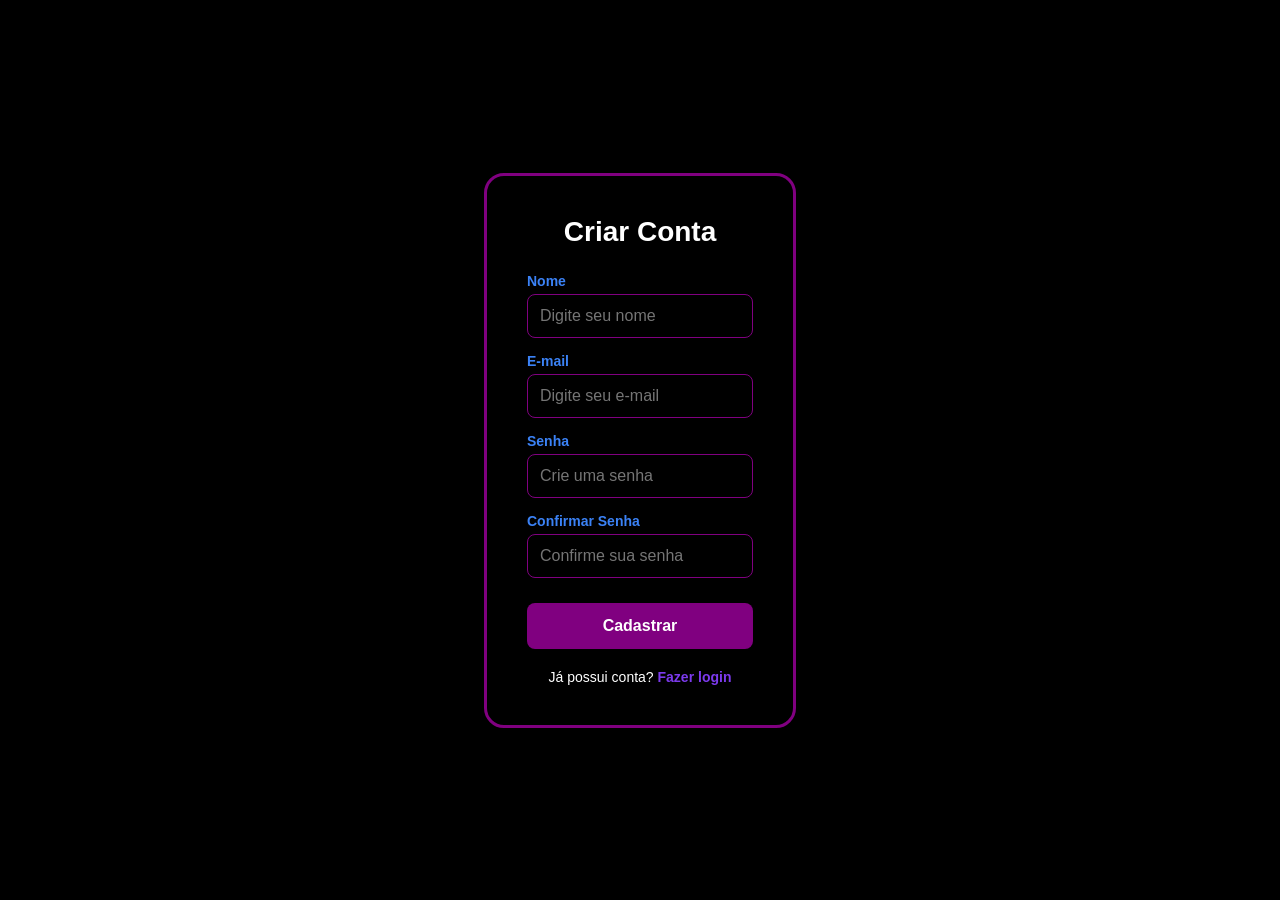
<file: cadastro.html>
<!DOCTYPE html>
<html lang="pt-BR">

<head>
  <meta charset="UTF-8">
  <meta name="viewport" content="width=device-width, initial-scale=1.0">
  <link rel="stylesheet" href="Css/cadastro.css">
  <link rel="shortcut icon" type="image/x-icon" href="favicon.ico">
  <link rel="stylesheet" href="https://cdn.jsdelivr.net/npm/bootstrap-icons@1.13.1/font/bootstrap-icons.min.css">
  <title>Cadastro</title>

</head>

<body>

  <div class="container">

    <div class="card">

      <h1>Criar Conta</h1>

      <form id="registerForm">

        <div class="input-group">
          <label>Nome</label>
          <input type="text" placeholder="Digite seu nome">
        </div>

        <div class="input-group">
          <label>E-mail</label>
          <input type="email" placeholder="Digite seu e-mail">
        </div>

        <div class="input-group">
          <label>Senha</label>
          <input type="password" placeholder="Crie uma senha">
        </div>

        <div class="input-group">
          <label>Confirmar Senha</label>
          <input type="password" placeholder="Confirme sua senha">
        </div>

        <button type="submit">Cadastrar</button>

      </form>

      <p class="register-text">
        Já possui conta?
        <a href="login.html">Fazer login</a>
      </p>

    </div>

  </div>

  <script src="Javascript/cadastro.js"></script>
</body>

</html>
</file>
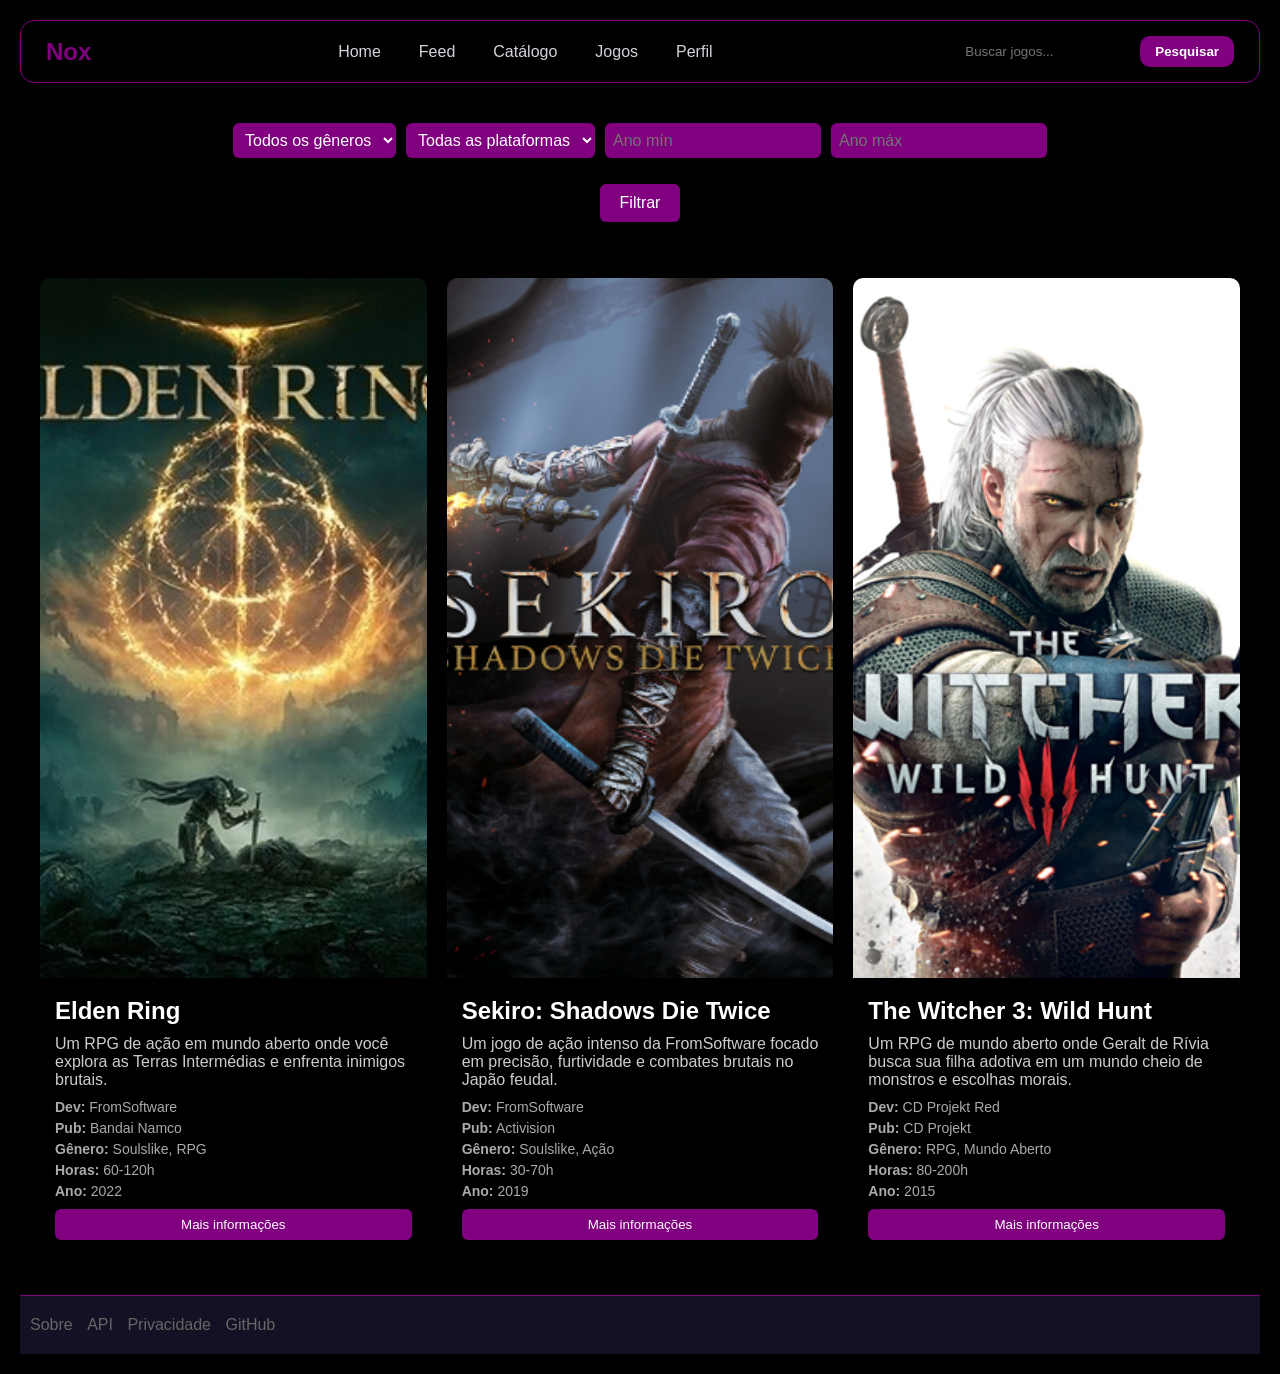
<file: catalogo.html>
<!DOCTYPE html>
<html lang="pt-BR">

<head>
  <meta charset="UTF-8">
  <meta name="viewport" content="width=device-width, initial-scale=1">
  <link rel="shortcut icon" type="image/x-icon" href="favicon.ico">
  <link rel="stylesheet" href="/Css/feed.css">
  <title>Catalogo</title>
  <link rel="stylesheet" href="Css/catalogo.css">
</head>

<body>

  <!-- NAV -->
  <nav class="navbar">
    <div class="logo">Nox</div>

    <ul class="nav-links">
      <li><a href="index.html">Home</a></li>
      <li><a href="feed.html">Feed</a></li>
      <li><a href="catalogo.html">Catálogo</a></li>
      <li><a href="jogos.html">Jogos</a></li>
      <li><a href="perfil.html">Perfil</a></li>
    </ul>

    <div class="search">
      <input type="text" placeholder="Buscar jogos...">
      <button><i class="bi bi-search"></i>Pesquisar</button>
    </div>
  </nav>

  <!-- FILTROS -->
  <section class="filters">

    <select>
      <option>Todos os gêneros</option>
      <option>Ação</option>
      <option>RPG</option>
      <option>Corrida</option>
      <option>Soulslike</option>
      <option>Hack & Slash</option>
      <option>Roguelike</option>
    </select>

    <select>
      <option>Todas as plataformas</option>
      <option>Steam</option>
      <option>Epic Games</option>
      <option>Nuuvem</option>
      <option>Instant Gaming</option>
    </select>

    <input type="number" placeholder="Ano mín">
    <input type="number" placeholder="Ano máx">

    <button class="btn">Filtrar</button>
  </section>

  <!-- CATÁLOGO -->
  <main class="grid">

    <!-- CARD 1 -->
    <div class="card">
      <img src="Assets/Elden_Ring_capa.jpg" alt="Elden Ring">

      <div class="card-content">
        <h2>Elden Ring</h2>

        <p class="desc">
          Um RPG de ação em mundo aberto onde você explora as Terras Intermédias e enfrenta inimigos brutais.
        </p>

        <div class="info">
          <span><strong>Dev:</strong> FromSoftware</span>
          <span><strong>Pub:</strong> Bandai Namco</span>
          <span><strong>Gênero:</strong> Soulslike, RPG</span>
          <span><strong>Horas:</strong> 60-120h</span>
          <span><strong>Ano:</strong> 2022</span>
        </div>

        <button>Mais informações</button>
      </div>
    </div>

    <!-- CARD 2 -->
    <div class="card">
      <img src="Assets/Sekiro_Shadows_Die_Twice_capa.png"seKIRO">

     <div class="card-content">
        <h2>Sekiro: Shadows Die Twice</h2>

    <p class="desc">
      Um jogo de ação intenso da FromSoftware focado em precisão, furtividade e combates brutais no Japão feudal.
    </p>

    <div class="info">
      <span><strong>Dev:</strong> FromSoftware</span>
      <span><strong>Pub:</strong> Activision</span>
      <span><strong>Gênero:</strong> Soulslike, Ação</span>
      <span><strong>Horas:</strong> 30-70h</span>
      <span><strong>Ano:</strong> 2019</span>
    </div>

    <button>Mais informações</button>
      </div>
    </div>

    <!-- CARD 3 -->
    <div class="card">
      <img src="Assets/TW3_Wild_Hunt.png" alt="tHE WITCHER 3">

      <div class="card-content">
         <h2>The Witcher 3: Wild Hunt</h2>

      <p class="desc">
       Um RPG de mundo aberto onde Geralt de Rívia busca sua filha adotiva em um mundo cheio de monstros e escolhas morais.
      </p>

    <div class="info">
      <span><strong>Dev:</strong> CD Projekt Red</span>
      <span><strong>Pub:</strong> CD Projekt</span>
      <span><strong>Gênero:</strong> RPG, Mundo Aberto</span>
      <span><strong>Horas:</strong> 80-200h</span>
      <span><strong>Ano:</strong> 2015</span>
    </div>

    <button>Mais informações</button>
      </div>
    </div>

  </main>

  <!-- FOOTER -->
  <footer>
     <div class="footer-links">
      <a href="#">Sobre</a>
      <a href="#">API</a>
      <a href="#">Privacidade</a>
      <a href="#">GitHub</a>
      
    </div>
  </footer>

  <script src="Javascript/catalogo.js"></script>
</body>

</html>
</file>
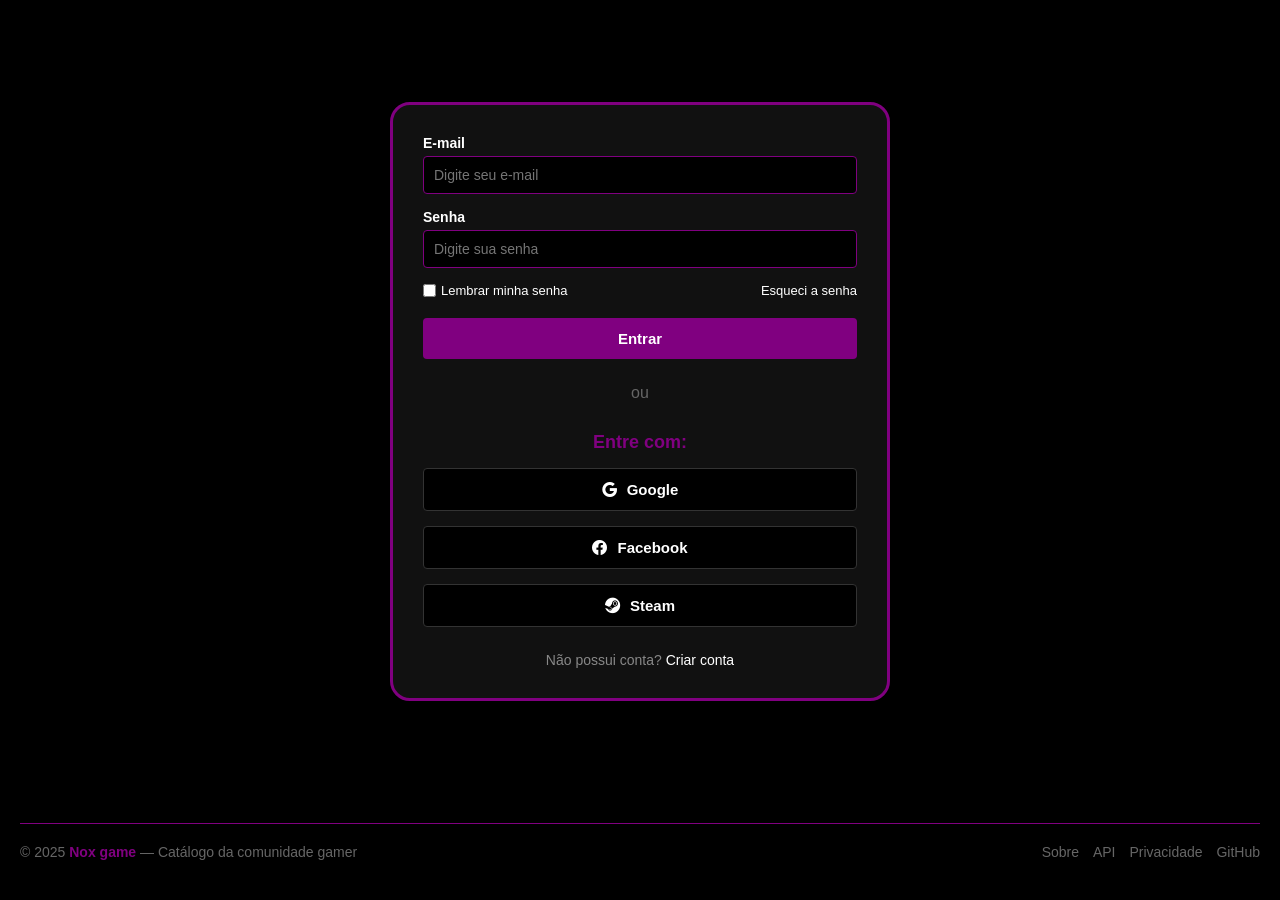
<file: login.html>
<!DOCTYPE html>
<html lang="pt-br">

<head>
  <meta charset="UTF-8">
  <meta name="viewport" content="width=device-width, initial-scale=1">
  <link rel="stylesheet" href="Css/login.css">
  <link rel="shortcut icon type="image/x-icon" href="favicon.ico">
  <link rel="stylesheet" href="https://cdn.jsdelivr.net/npm/bootstrap-icons@1.13.1/font/bootstrap-icons.min.css">

  <title>Login</title>
</head>

<body>

  <div class="card">
    <div class="card-email">
      <label>E-mail</label>
      <input type="email" placeholder="Digite seu e-mail">
    </div>

    <div class="card-senha">
      <label>Senha</label>
      <input type="password" placeholder="Digite sua senha">
    </div>

    <div class="options">

      <label>
        <input type="checkbox">
        Lembrar minha senha
      </label>

      <a href="#">Esqueci a senha</a>

    </div>

    <button type="submit"> <a href="index.html">Entrar</a></button>

    </form>

    <div class="separar">
      <span>ou</span>
    </div>

    <h2> Entre com:</h2>
    <button id="google"> <i class="bi bi-google"></i> Google </button>
    <button id="faceboom"><i class="bi bi-facebook"></i> Facebook</button>
    <button id="steam"><i class="bi bi-steam"></i> Steam</button>

    <p class="register-text">
      Não possui conta?
      <a href="cadastro.html">Criar conta</a>
    </p>

  </div>

  </div>

  <footer>
    <span>© 2025 <strong class="footer-logo">Nox game</strong> — Catálogo da comunidade gamer</span>
    <div class="footer-links">
      <a href="#">Sobre</a>
      <a href="#">API</a>
      <a href="#">Privacidade</a>
      <a href="#">GitHub</a>
    </div>
  </footer>
  <script src="Javascript/login.js"></script>
</body>

</html>
</file>
<file: Css/cadastro.css>
* {
  margin: 0;
  padding: 0;
  box-sizing: border-box;
}

body {
  font-family: Arial, sans-serif;
  background-color: #000000;
  min-height: 100vh;
  display: flex;
  justify-content: center;
  align-items: center;
  padding: 20px;
}

.card {
  background-color: black;
  border: 3px solid purple;
  border-radius: 20px;
  padding: 40px;
  width: 100%;          /* era 450% — quebrava tudo */
  max-width: 500px;
  /* min-width removido — impedia encolher em telas pequenas */
}

h1 {
  color: #ffffff;
  text-align: center;
  margin-bottom: 25px;
  font-size: 28px;
}

label {
  color: #3b82f6;
  font-size: 14px;
  font-weight: bold;
}

form {
  display: flex;
  flex-direction: column;
  gap: 15px;
}

.input-group {
  display: flex;
  flex-direction: column;
  gap: 5px;
}

input {
  width: 100%;
  padding: 12px;
  background-color: #000000;
  border: 1px solid purple;
  border-radius: 8px;
  color: #ffffff;
  font-size: 16px;
}

input:focus {
  outline: none;
  border-color: purple;
}

button {
  width: 100%;
  padding: 14px;
  background-color: purple;
  color: #ffffff;
  border: none;
  border-radius: 8px;
  font-size: 16px;
  font-weight: bold;
  cursor: pointer;
  margin-top: 10px;
}

button:hover {
  background-color: purple;
}

.register-text {
  color: #ffffff;
  text-align: center;
  margin-top: 20px;
  font-size: 14px;
}

.register-text a {
  color: #7c3aed;
  text-decoration: none;
  font-weight: bold;
}

.register-text a:hover {
  color: #3b82f6;
}

/* Telas pequenas (celular) */
@media (max-width: 480px) {
  .card {
    padding: 24px 16px;  /* menos espaço lateral */
    border-radius: 14px;
  }

  h1 {
    font-size: 22px;
  }

  input,
  button {
    font-size: 15px;
  }
}

/* Telas muito pequenas (360px ou menos) */
@media (max-width: 360px) {
  .card {
    padding: 20px 12px;
  }

  h1 {
    font-size: 20px;
  }
}
</file>
<file: Css/feed.css>
* {
  margin: 0;
  padding: 0;
  box-sizing: border-box;
}

body {
  background-color: black;
  color: white;
  font-family: Arial, sans-serif;
  padding: 20px;
}

/* LINKS */

a {
  color: #0088ff;
  text-decoration: none;
  transition: 0.3s;
}

nav {
  display: flex;
  justify-content: space-between;
  align-items: center;
  background: black;
  padding: 15px 25px;
  border: 1px solid #800080;
  border-radius: 14px;
  margin-bottom: 20px;
  position: sticky;
  top: 0;
  z-index: 1000;
  backdrop-filter: blur(10px);
  transition: 0.3s;

}

/* LOGO */

nav span {
  font-weight: bold;
  font-size: 24px;
  color: #800080;
  
}

/* LINKS NAV */

.nav-links {
  display: flex;
  list-style: none;
  gap: 18px;
}

.nav-links li {
  margin: 0;
}

.nav-links a {
  color: #d1d5db;
  padding: 6px 10px;
  border-radius: 8px;
              
}

.nav-links a:hover,
.nav-active {
  color: white;
  background-color: purple;
  transition: transform 0.4s ease;
}

.nav-right {
  display: flex;
  gap: 10px;
}


/* Caixa de pesquisa */
input[type="text"] {
  background-color: black;
  color: white;
  border: 1px solid #3b82f6;      
  padding: 8px;
  border-radius: 5px;
}

button {
  background-color: purple;      
  color: white;
  border: none;
  padding: 8px 15px;
  border-radius: 5px;
  cursor: pointer;               
}

button:hover {
  background-color: rgb(59, 1, 59);     
}

.feed-tabs {
  display: flex;
  justify-content: center;        
  gap: 100px;
  margin: 20px;
}

.feed-tab.active {
  background-color: #3b82f6;      
}

.feed-principal {
  display: flex;                  
  justify-content: space-between;
  max-width: 1000px;             
  margin: 0 auto;                
  padding: 20px;
}

.feed-main {
  width: 65%;                     
  display: flex;
  flex-direction: column;        
  gap: 30px;                      
}

.feed-sidebar {
  width: 40%;                 
  display: flex;
  flex-direction: column;
  gap: 20px;
  margin-left: 3rem;
}

.feed-tipo-filtro {
  display: flex;
  gap: 15px;
  background-color: #121224;    
  padding: 10px;
  border-radius: 5px;
}

.type-filtro {
  cursor: pointer;
}

.type-filtro:hover, .type-filtro.active {
  color: #3b82f6;                
}

.post-card {
  background-color: #121224;     
  border: 2px solid #3b82f6;     
  border-radius: 10px;
  padding: 20px;
  display: flex;
  flex-direction: column;
  gap: 15px;                    
}

.post-header {
  display: flex;
  align-items: center;        
  gap: 20px;
}

.post-avatar {
  width: 40px;
  height: 40px;
  border-radius: 50%;     
}


.post-user-info {
  display: flex;
  flex-direction: column;
}

.post-username {
  font-weight: bold;
}

.post-type-badge {
  background-color: black;
  padding: 5px 10px;
  border-radius: 5px;
  margin-left: auto;             
  font-size: 12px;
}

.post-game-info, .post-bug-card, .post-lista-header {
  background-color: black;        
  padding: 15px;
  border-radius: 5px;
  display: flex;
  gap: 15px;
}

.post-game-cover, .lista-cover {
  width: 60px;
  height: 80px;
  background-color: #121224 !important; 
  border-radius: 5px;
}

.post-footer {
  display: flex;
  gap: 15px;
}

.post-action-btn {
  background-color: transparent;  
  color: #3b82f6;                 
}

.sidebar-widget {
  background-color: #121224;     
  border: 2px solid #3b82f6;      
  padding: 15px;
  border-radius: 10px;
}

.widget-title {
  margin-bottom: 15px;
  color: #3b82f6;
}

.suggest-item, .trending-item {
  display: flex;
  align-items: center;
  justify-content: space-between;
  margin-bottom: 12px;
}

.suggest-avatar {
  width: 30px;
  height: 30px;
  border-radius: 50%;
}

footer {
  display: flex;
  justify-content: space-between;
  background-color: #121224;   
  padding: 20px;
  margin-top: 30px;
}

footer a {
  color: #3b82f6;
  text-decoration: none;
  margin-left: 10px;
}

@media (max-width: 768px) {
  .feed-principal, nav, footer, .post-game-info, .post-lista-header {
    flex-direction: column;
    gap: 15px;
  }

  .feed-main, .feed-sidebar {
    width: 100%;
  }
}
</file>
<file: Css/catalogo.css>
* {
  margin: 0;
  padding: 0;
  box-sizing: border-box;
  font-family: Arial, Helvetica, sans-serif;
}

body {
  background:black;
  color: #fff;
}

/* NAVBAR */
.navbar {
  display: flex;
  justify-content: space-between;
  align-items: center;
  background: black;
  padding: 15px 25px;
  border: 1px solid #800080;
  border-radius: 14px;
  margin-bottom: 20px;
  position: sticky;
  top: 0;
  z-index: 1000;
  backdrop-filter: blur(10px);
  transition: 0.3s;
}

.logo {
  font-weight: bold;
  font-size: 24px;
  color: #800080;
}

.nav-links {
  display: flex;
  list-style: none;
  gap: 18px;
}

.nav-links a {
  color: #d1d5db;
  padding: 6px 10px;
  border-radius: 8px;
}

.nav-links a:hover {
  color: white;
  background-color: purple;
  transition: transform 0.4s ease;
}

/* SEARCH */
.search {
  display: flex;
}

.search input {
  padding: 6px;
  border: none;
  outline: none;
  border-radius: 4px 0 0 4px;
}

.search button {
 padding: 8px 15px;
  cursor: pointer;
  font-weight: bold;
  border-radius: 10px;
  background-color: purple;
}

/* FILTERS */
.filters {
  display: flex;
  flex-wrap: wrap;
  gap: 10px;
  padding: 20px;
  justify-content: center;
}

.filters select,
.filters input {
  padding: 8px;
  border-radius: 6px;
  border: none;
  background-color: purple;
  color: white;
  font-size: 16px;
}

.btn {
  font-size: 16px;
  padding: 10px 20px;
  background: purple;
  border: none;
  color: white;
  border-radius: 6px;
  cursor: pointer;
  margin: 1rem 60rem;
}

/* GRID */
.grid {
  display: grid;
  grid-template-columns: repeat(auto-fit, minmax(280px, 1fr));
  gap: 20px;
  padding: 20px;
}

/* CARD */
.card {
  background: black;
  border-radius: 10px;
  overflow: hidden;
  transition: 0.3s;
}

.card:hover {
  transform: translateY(-5px);
}

.card img {
  width: 100%;
  height: 700px;
  object-fit: cover;
}

.card-content {
  padding: 15px;
}

.card h2 {
  margin-bottom: 10px;
  color: white;
}

.desc {
  font-size: 16px;
  margin-bottom: 10px;
  color: #ccc;
}

.info {
  display: flex;
  flex-direction: column;
  gap: 5px;
  font-size: 14px;
  color: #aaa;
  margin-bottom: 10px;
}

button {
  width: 100%;
  padding: 8px 10px;
  border: none;
  background: purple;
  color: white;
  border-radius: 6px;
  cursor: pointer;
  transition: 0.3s;
}

button:hover {
  background: rgb(85, 0, 85);
}

/* FOOTER */

footer {
  display: flex;
  justify-content: space-between;
  padding: 20px 0;
  border-top: 1px solid purple;
  color: #666666;
  margin-top: 20px;
}

.footer-links a {
  margin-left: 10px;
color: #666666;
}

@media (max-width: 900px) {
  .navbar {
    flex-direction: column;
    align-items: flex-start;
  }

  .search input {
    width: 140px;
  }

  .filters {
    justify-content: flex-start;
  }
}

/* Celulares */
@media (max-width: 600px) {
  .nav-links {
    flex-direction: column;
    gap: 10px;
  }

  .search {
    width: 100%;
  }

  .search input {
    width: 100%;
  }

  .filters {
    flex-direction: column;
    align-items: stretch;
  }

  .filters select,
  .filters input,
  .btn {
    width: 100%;
  }

  .grid {
    grid-template-columns: 1fr;
  }
}
</file>
<file: Css/login.css>
* {
  margin: 0;
  padding: 0;
  box-sizing: border-box;
}

body {
  background-color: black;
  color: white;
  font-family: Arial, sans-serif;
  display: flex;
  flex-direction: column;
  min-height: 100vh;
  justify-content: space-between;
  padding: 20px;
}

a {
  color: #ffffff;
  text-decoration: none;
  transition: 0.3s;
}

a:hover {
  color: white;
  background-color: purple;
}

.card {
  background-color: #111111;
  border: 3px solid purple;
  border-radius: 20px;
  width: 100%;           /* era 450% — quebrava tudo */
  max-width: 500px;
  /* min-width removido — ele impedia o card de encolher */
  margin: auto;
  padding: 30px;
  display: flex;
  flex-direction: column;
  gap: 15px;
}

.card h2 {
  font-size: 18px;
  color: purple;
  text-align: center;
  margin-top: 5px;
}

.card-email,
.card-senha {
  display: flex;
  flex-direction: column;
  gap: 5px;
}

.card-email label,
.card-senha label {
  font-weight: bold;
  font-size: 14px;
}

.card-email input,
.card-senha input {
  background-color: black;
  color: white;
  border: 1px solid purple;
  padding: 10px;
  font-size: 14px;
  width: 100%;           /* garante que o input não estoure o card */
  border-radius: 4px;
}

.card-email input:focus,
.card-senha input:focus {
  border-color: #0088ff;
  outline: none;
}

.options {
  display: flex;
  justify-content: space-between;
  align-items: center;
  font-size: 13px;
  flex-wrap: wrap;       /* evita overflow em telas muito pequenas */
  gap: 8px;
}

.options label {
  display: flex;
  align-items: center;
  gap: 5px;
  cursor: pointer;
}

button {
  padding: 12px;
  font-weight: bold;
  font-size: 15px;
  cursor: pointer;
  display: flex;
  align-items: center;
  justify-content: center;
  gap: 10px;
  width: 100%;           /* botões ocupam toda a largura do card */
  border-radius: 4px;
}

button[type="submit"] {
  background-color: purple;
  color: white;
  border: none;
  margin-top: 5px;
}

button[type="submit"]:hover {
  background-color: #0088ff;
}

button:hover {
  color: white;
  background-color: purple;
}

.separar {
  text-align: center;
  margin: 10px 0;
  color: #666666;
  position: relative;
}

#google,
#faceboom,
#steam {
  background-color: black;
  color: white;
  border: 1px solid #333333;
}

#google:hover,
#faceboom:hover,
#steam:hover {
  border-color: #0088ff;
  color: #0088ff;
}

.register-text {
  text-align: center;
  font-size: 14px;
  margin-top: 10px;
  color: #888888;
}

footer {
  display: flex;
  justify-content: space-between;
  align-items: center;
  padding: 20px 0;
  border-top: 1px solid purple;
  color: #666666;
  margin-top: 40px;
  font-size: 14px;
  width: 100%;
  flex-wrap: wrap;       /* footer também quebra bem em telas médias */
  gap: 10px;
}

.footer-logo {
  color: purple;
}

.footer-links a {
  margin-left: 10px;
  color: #666666;
}

/* ── Telas pequenas (≤ 480px) ── */
@media (max-width: 480px) {
  body {
    padding: 16px;
    justify-content: flex-start;
  }

  .card {
    padding: 20px;
    border-width: 2px;
  }

  .card h2 {
    font-size: 16px;
  }

  button {
    font-size: 14px;
    padding: 10px;
  }

  footer {
    flex-direction: column;
    align-items: center;
    text-align: center;
  }

  .footer-links a {
    margin: 0 5px;
  }
    }
</file>
